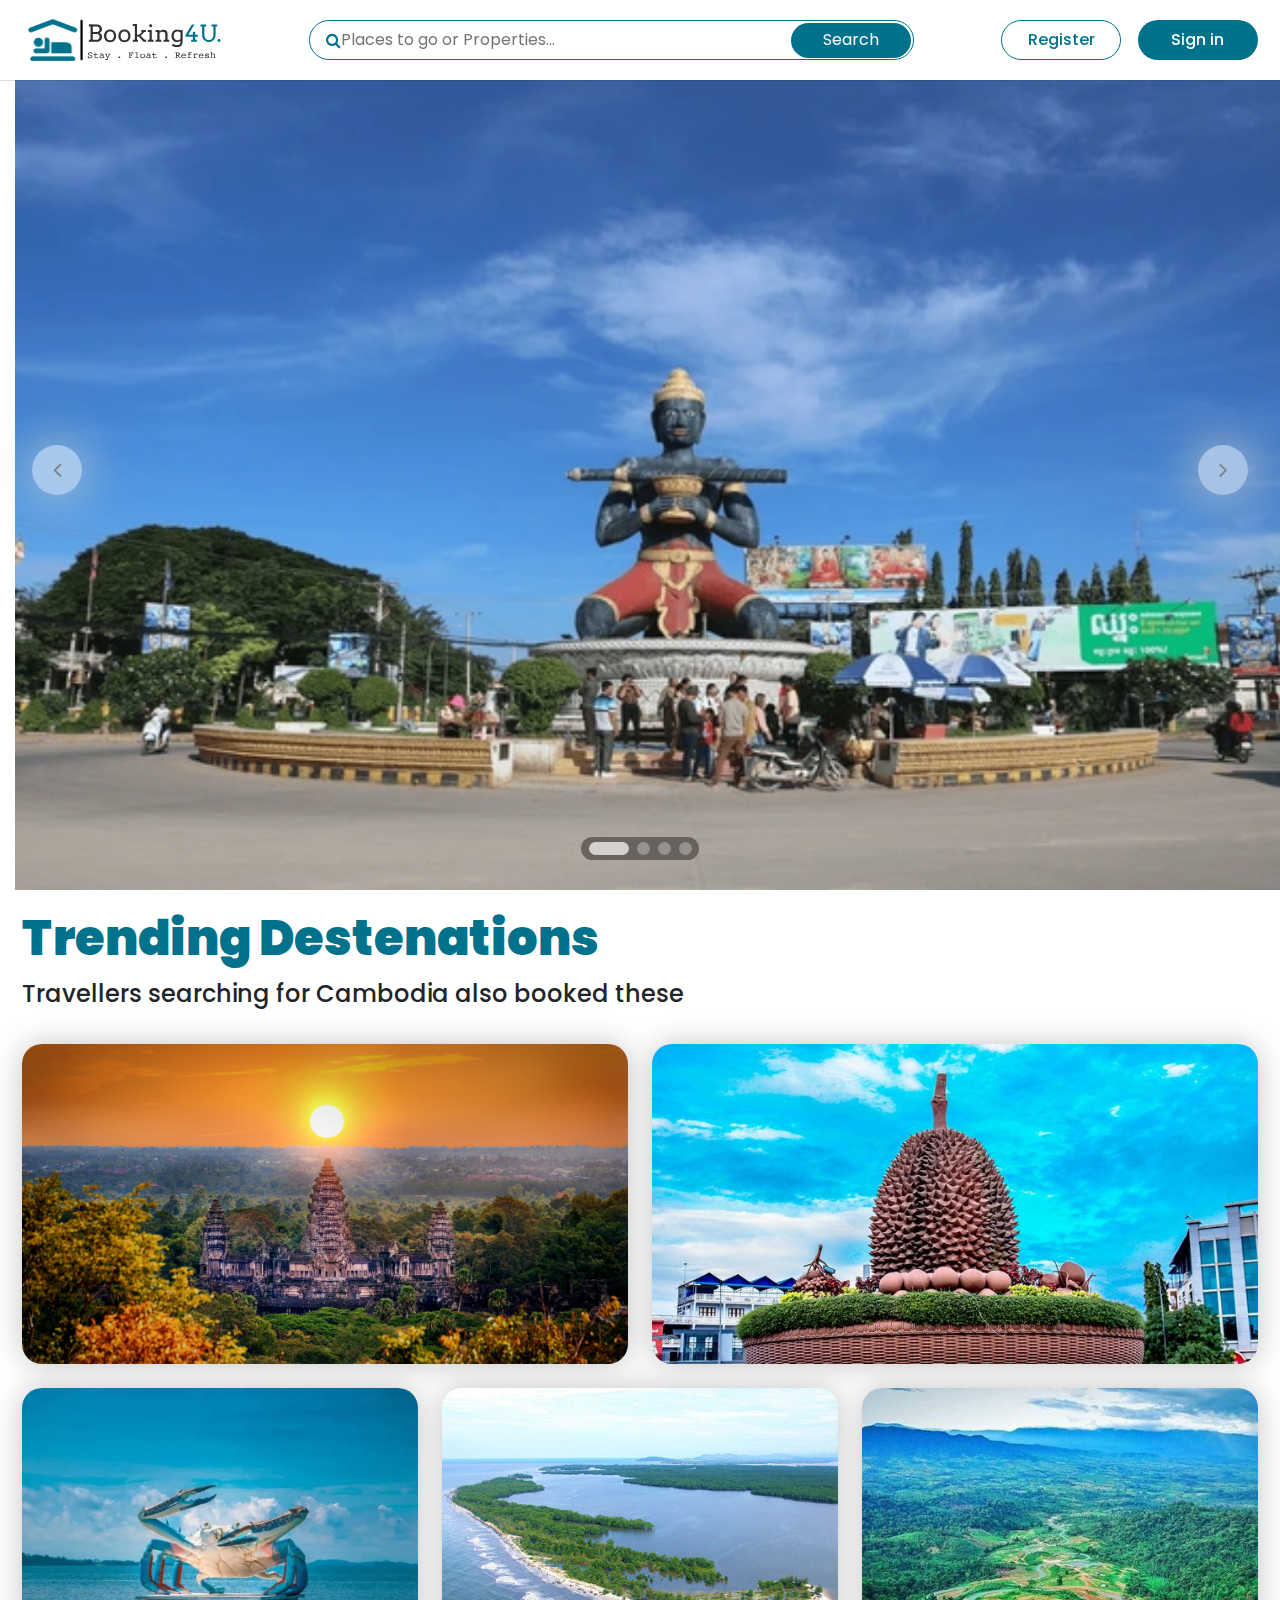
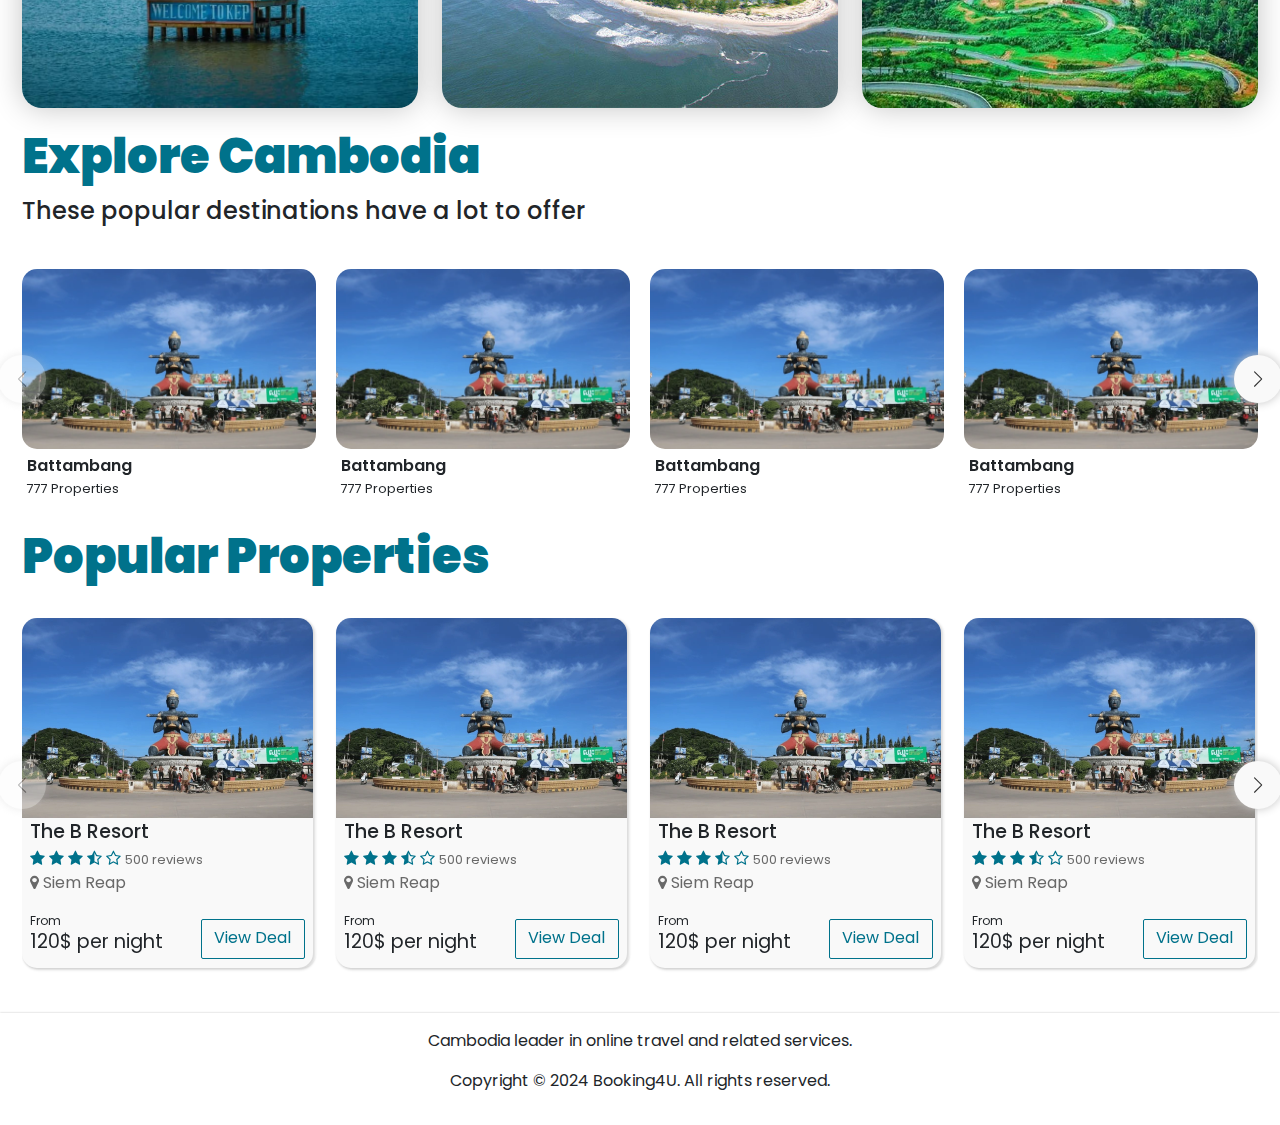
<file: index.html>
<!DOCTYPE html>
<html lang="en">
  <head>
    <meta charset="UTF-8" />
    <meta http-equiv="X-UA-Compatible" content="IE=edge" />
    <meta name="viewport" content="width=device-width, initial-scale=1.0" />
    <title>Booking4U</title>
    <link rel="shortcut icon" href="images/icon.svg" type="image/x-icon">
    <link rel="stylesheet" href="css/font-awesome.css" type="text/css">
    <link rel="stylesheet" href="css/swiper-bundle.min.css" type="text/css">
    <link rel="stylesheet" href="css/bootstrap-icon.css" type="text/css">
    <link rel="stylesheet" href="css/bootstrap.min.css" type="text/css">
    <link rel="stylesheet" href="css/styles.css" type="text/css">
  </head>
  <body>
    <!-- ********* Header Section Start ******** -->
    <section class="header">
        <header class="container">
          <div class="logo">
            <a href="index.html"><img src="images/logo.svg" alt="Booking4U"></a>
          </div>
          <div class="search-bar">
            <i class="fa fa-search"></i>
            <input type="text" name="search" id="search" placeholder="Places to go or Properties...">
            <button class="btn-search">Search</button>
          </div>
          <div class="button-container">
            <button class="btn btn-primary btn-register">Register</button>
            <button class="btn btn-secondary btn-signin">Sign in</button>
          </div>
        </header>
    </section>
    <!-- ********* Header Section End ******** -->
    
    <!-- ********* Slide Section Start ******** -->
    <section class="slide-container">
      <div class="container-fluid img-wrapper">
        <img src="images/battambang-province.webp" class="active" />
        <img src="images/pursat-province.jpeg" />
        <img src="images/kep-province.jpeg" />
        <img src="images/kep-province.jpeg" />
      </div>
      <div class="btn-container">
        <button class="prev"><i class="fa fa-angle-left"></i></button>
        <button class="next"><i class="fa fa-angle-right"></i></button>
      </div>
      <div class="dots-container">
        <div class="dot active" attr="0"></div>
        <div class="dot" attr="1"></div>
        <div class="dot" attr="2"></div>
        <div class="dot" attr="3"></div>
      </div>
    </section>
    <!-- ********* Slide Section End ******** -->
    
    <!-- ********* Trending Section Start ******** -->
    <section class="trending-destinations">
      <div class="container">
        <div class="heading">
          <h1>Trending Destenations</h1>
          <p>Travellers searching for Cambodia also booked these</p>
        </div>
        <div class="trending-container">
          <div class="trending-items">
            <span class="province">Siem Reap</span>
            <a href="properties.html"><img src="images/siemreap-province.jpeg" alt="siemreap-province"></a>
          </div>
          <div class="trending-items">
            <span class="province">Kompot</span>
            <a href=""><img src="images/kompot-province.jpeg" alt="kompot-province"></a>
          </div>
          <div class="trending-items">
            <span class="province">Kep</span>
            <a href=""><img src="images/kep-province.jpeg" alt="kep-province"></a>
          </div>
          <div class="trending-items">
            <span class="province">Koh Kong</span>
            <a href=""><img src="images/kohkong-province.jpeg" alt="kohkong-province"></a>
          </div>
          <div class="trending-items">
            <span class="province">Pursat</span>
            <a href=""><img src="images/pursat-province.jpeg" alt="pursat-province"></a>
          </div>
          <!-- <div class="trending-items">
            <span class="province">Battambang</span>
            <a href=""><img src="images/battambang-province.webp" alt="battambang-province"></a>
          </div> -->
        </div>
      </div>
    </section>
    <!-- ********* Trending Section End ******** -->

    <!-- ********* Explore Cambodia Section Start ******** -->
    <section class="explore-cambodia">
      <div class="container">
        <div class="heading">
          <h1>Explore Cambodia</h1>
          <p>These popular destinations have a lot to offer</p>
        </div>
        <div class="swiper-container">
          <div class="box mySwiper">
            <div class="content swiper-wrapper">    
              <div class="card swiper-slide">
                <div class="card-content">
                  <div class="image">
                    <img src="images/battambang-province.webp" alt="">
                  </div>
                  <div class="destenation-property">
                    <p class="destenation">Battambang</p>
                    <p class="property">777 Properties</p>
                  </div>
                </div>
              </div>          
              <div class="card swiper-slide">
                <div class="card-content">
                  <div class="image">
                    <img src="images/battambang-province.webp" alt="">
                  </div>
                  <div class="destenation-property">
                    <p class="destenation">Battambang</p>
                    <p class="property">777 Properties</p>
                  </div>
                </div>
              </div>          
              <div class="card swiper-slide">
                <div class="card-content">
                  <div class="image">
                    <img src="images/battambang-province.webp" alt="">
                  </div>
                  <div class="destenation-property">
                    <p class="destenation">Battambang</p>
                    <p class="property">777 Properties</p>
                  </div>
                </div>
              </div>          
              <div class="card swiper-slide">
                <div class="card-content">
                  <div class="image">
                    <img src="images/battambang-province.webp" alt="">
                  </div>
                  <div class="destenation-property">
                    <p class="destenation">Battambang</p>
                    <p class="property">777 Properties</p>
                  </div>
                </div>
              </div>          
              <div class="card swiper-slide">
                <div class="card-content">
                  <div class="image">
                    <img src="images/battambang-province.webp" alt="">
                  </div>
                  <div class="destenation-property">
                    <p class="destenation">Battambang</p>
                    <p class="property">777 Properties</p>
                  </div>
                </div>
              </div>          
              <div class="card swiper-slide">
                <div class="card-content">
                  <div class="image">
                    <img src="images/battambang-province.webp" alt="">
                  </div>
                  <div class="destenation-property">
                    <p class="destenation">Battambang</p>
                    <p class="property">777 Properties</p>
                  </div>
                </div>
              </div>          
              <div class="card swiper-slide">
                <div class="card-content">
                  <div class="image">
                    <img src="images/battambang-province.webp" alt="">
                  </div>
                  <div class="destenation-property">
                    <p class="destenation">Battambang</p>
                    <p class="property">777 Properties</p>
                  </div>
                </div>
              </div>          
              <div class="card swiper-slide">
                <div class="card-content">
                  <div class="image">
                    <img src="images/battambang-province.webp" alt="">
                  </div>
                  <div class="destenation-property">
                    <p class="destenation">Battambang</p>
                    <p class="property">777 Properties</p>
                  </div>
                </div>
              </div>          
              <div class="card swiper-slide">
                <div class="card-content">
                  <div class="image">
                    <img src="images/battambang-province.webp" alt="">
                  </div>
                  <div class="destenation-property">
                    <p class="destenation">Battambang</p>
                    <p class="property">777 Properties</p>
                  </div>
                </div>
              </div>          
              <div class="card swiper-slide">
                <div class="card-content">
                  <div class="image">
                    <img src="images/battambang-province.webp" alt="">
                  </div>
                  <div class="destenation-property">
                    <p class="destenation">Battambang</p>
                    <p class="property">777 Properties</p>
                  </div>
                </div>
              </div>          
              <div class="card swiper-slide">
                <div class="card-content">
                  <div class="image">
                    <img src="images/battambang-province.webp" alt="">
                  </div>
                  <div class="destenation-property">
                    <p class="destenation">Battambang</p>
                    <p class="property">777 Properties</p>
                  </div>
                </div>
              </div>                    
            </div>
            <div class="swiper-button-next"></div>
            <div class="swiper-button-prev"></div>
          </div>
        </div>
      </div>
    </section>
    <!-- ********* Explore Cambodia Section End ******** -->
        
    <!-- ********* Popular Section Start ******** -->
    <section class="popular-properties">
      <div class="container">
        <div class="heading">
          <h1>Popular Properties</h1>
        </div>
        <div class="swiper-container">
          <div class="box mySwiper">
            <div class="content swiper-wrapper">        
              <div class="items swiper-slide">
                <div class="items-content">
                  <div class="image">
                    <img src="images/battambang-province.webp" alt="">
                  </div>
                  <div class="text">
                    <div class="property-name">
                      The B Resort
                    </div>
                    <div class="rating">
                      <i class="fa fa-star" aria-hidden="true"></i>
                      <i class="fa fa-star" aria-hidden="true"></i>
                      <i class="fa fa-star" aria-hidden="true"></i>
                      <i class="fa fa-star-half-empty" aria-hidden="true"></i>
                      <i class="fa fa-star-o" aria-hidden="true"></i>
                      <span class="reviews">500 reviews</span>
                    </div>
                    <div class="location">
                      <i class="fa fa-map-marker" aria-hidden="true"></i>
                      <span>Siem Reap</span>
                    </div>
                  </div>
                  <div class="bottom">
                    <div class="price">
                      <p class="from">From</p>
                      <p>120$ per night</p>
                    </div>
                    <button class="btn-viewDeal">View Deal</button>
                  </div>
                </div>
              </div>          
              <div class="items swiper-slide">
                <div class="items-content">
                  <div class="image">
                    <img src="images/battambang-province.webp" alt="">
                  </div>
                  <div class="text">
                    <div class="property-name">
                      The B Resort
                    </div>
                    <div class="rating">
                      <i class="fa fa-star" aria-hidden="true"></i>
                      <i class="fa fa-star" aria-hidden="true"></i>
                      <i class="fa fa-star" aria-hidden="true"></i>
                      <i class="fa fa-star-half-empty" aria-hidden="true"></i>
                      <i class="fa fa-star-o" aria-hidden="true"></i>
                      <span class="reviews">500 reviews</span>
                    </div>
                    <div class="location">
                      <i class="fa fa-map-marker" aria-hidden="true"></i>
                      <span>Siem Reap</span>
                    </div>
                  </div>
                  <div class="bottom">
                    <div class="price">
                      <p class="from">From</p>
                      <p>120$ per night</p>
                    </div>
                    <button class="btn-viewDeal">View Deal</button>
                  </div>
                </div>
              </div>          
              <div class="items swiper-slide">
                <div class="items-content">
                  <div class="image">
                    <img src="images/battambang-province.webp" alt="">
                  </div>
                  <div class="text">
                    <div class="property-name">
                      The B Resort
                    </div>
                    <div class="rating">
                      <i class="fa fa-star" aria-hidden="true"></i>
                      <i class="fa fa-star" aria-hidden="true"></i>
                      <i class="fa fa-star" aria-hidden="true"></i>
                      <i class="fa fa-star-half-empty" aria-hidden="true"></i>
                      <i class="fa fa-star-o" aria-hidden="true"></i>
                      <span class="reviews">500 reviews</span>
                    </div>
                    <div class="location">
                      <i class="fa fa-map-marker" aria-hidden="true"></i>
                      <span>Siem Reap</span>
                    </div>
                  </div>
                  <div class="bottom">
                    <div class="price">
                      <p class="from">From</p>
                      <p>120$ per night</p>
                    </div>
                    <button class="btn-viewDeal">View Deal</button>
                  </div>
                </div>
              </div>          
              <div class="items swiper-slide">
                <div class="items-content">
                  <div class="image">
                    <img src="images/battambang-province.webp" alt="">
                  </div>
                  <div class="text">
                    <div class="property-name">
                      The B Resort
                    </div>
                    <div class="rating">
                      <i class="fa fa-star" aria-hidden="true"></i>
                      <i class="fa fa-star" aria-hidden="true"></i>
                      <i class="fa fa-star" aria-hidden="true"></i>
                      <i class="fa fa-star-half-empty" aria-hidden="true"></i>
                      <i class="fa fa-star-o" aria-hidden="true"></i>
                      <span class="reviews">500 reviews</span>
                    </div>
                    <div class="location">
                      <i class="fa fa-map-marker" aria-hidden="true"></i>
                      <span>Siem Reap</span>
                    </div>
                  </div>
                  <div class="bottom">
                    <div class="price">
                      <p class="from">From</p>
                      <p>120$ per night</p>
                    </div>
                    <button class="btn-viewDeal">View Deal</button>
                  </div>
                </div>
              </div>          
              <div class="items swiper-slide">
                <div class="items-content">
                  <div class="image">
                    <img src="images/battambang-province.webp" alt="">
                  </div>
                  <div class="text">
                    <div class="property-name">
                      The B Resort
                    </div>
                    <div class="rating">
                      <i class="fa fa-star" aria-hidden="true"></i>
                      <i class="fa fa-star" aria-hidden="true"></i>
                      <i class="fa fa-star" aria-hidden="true"></i>
                      <i class="fa fa-star-half-empty" aria-hidden="true"></i>
                      <i class="fa fa-star-o" aria-hidden="true"></i>
                      <span class="reviews">500 reviews</span>
                    </div>
                    <div class="location">
                      <i class="fa fa-map-marker" aria-hidden="true"></i>
                      <span>Siem Reap</span>
                    </div>
                  </div>
                  <div class="bottom">
                    <div class="price">
                      <p class="from">From</p>
                      <p>120$ per night</p>
                    </div>
                    <button class="btn-viewDeal">View Deal</button>
                  </div>
                </div>
              </div>          
              <div class="items swiper-slide">
                <div class="items-content">
                  <div class="image">
                    <img src="images/battambang-province.webp" alt="">
                  </div>
                  <div class="text">
                    <div class="property-name">
                      The B Resort
                    </div>
                    <div class="rating">
                      <i class="fa fa-star" aria-hidden="true"></i>
                      <i class="fa fa-star" aria-hidden="true"></i>
                      <i class="fa fa-star" aria-hidden="true"></i>
                      <i class="fa fa-star-half-empty" aria-hidden="true"></i>
                      <i class="fa fa-star-o" aria-hidden="true"></i>
                      <span class="reviews">500 reviews</span>
                    </div>
                    <div class="location">
                      <i class="fa fa-map-marker" aria-hidden="true"></i>
                      <span>Siem Reap</span>
                    </div>
                  </div>
                  <div class="bottom">
                    <div class="price">
                      <p class="from">From</p>
                      <p>120$ per night</p>
                    </div>
                    <button class="btn-viewDeal">View Deal</button>
                  </div>
                </div>
              </div>          
              <div class="items swiper-slide">
                <div class="items-content">
                  <div class="image">
                    <img src="images/battambang-province.webp" alt="">
                  </div>
                  <div class="text">
                    <div class="property-name">
                      The B Resort
                    </div>
                    <div class="rating">
                      <i class="fa fa-star" aria-hidden="true"></i>
                      <i class="fa fa-star" aria-hidden="true"></i>
                      <i class="fa fa-star" aria-hidden="true"></i>
                      <i class="fa fa-star-half-empty" aria-hidden="true"></i>
                      <i class="fa fa-star-o" aria-hidden="true"></i>
                      <span class="reviews">500 reviews</span>
                    </div>
                    <div class="location">
                      <i class="fa fa-map-marker" aria-hidden="true"></i>
                      <span>Siem Reap</span>
                    </div>
                  </div>
                  <div class="bottom">
                    <div class="price">
                      <p class="from">From</p>
                      <p>120$ per night</p>
                    </div>
                    <button class="btn-viewDeal">View Deal</button>
                  </div>
                </div>
              </div>          
              <div class="items swiper-slide">
                <div class="items-content">
                  <div class="image">
                    <img src="images/battambang-province.webp" alt="">
                  </div>
                  <div class="text">
                    <div class="property-name">
                      The B Resort
                    </div>
                    <div class="rating">
                      <i class="fa fa-star" aria-hidden="true"></i>
                      <i class="fa fa-star" aria-hidden="true"></i>
                      <i class="fa fa-star" aria-hidden="true"></i>
                      <i class="fa fa-star-half-empty" aria-hidden="true"></i>
                      <i class="fa fa-star-o" aria-hidden="true"></i>
                      <span class="reviews">500 reviews</span>
                    </div>
                    <div class="location">
                      <i class="fa fa-map-marker" aria-hidden="true"></i>
                      <span>Siem Reap</span>
                    </div>
                  </div>
                  <div class="bottom">
                    <div class="price">
                      <p class="from">From</p>
                      <p>120$ per night</p>
                    </div>
                    <button class="btn-viewDeal">View Deal</button>
                  </div>
                </div>
              </div>          
              <div class="items swiper-slide">
                <div class="items-content">
                  <div class="image">
                    <img src="images/battambang-province.webp" alt="">
                  </div>
                  <div class="text">
                    <div class="property-name">
                      The B Resort
                    </div>
                    <div class="rating">
                      <i class="fa fa-star" aria-hidden="true"></i>
                      <i class="fa fa-star" aria-hidden="true"></i>
                      <i class="fa fa-star" aria-hidden="true"></i>
                      <i class="fa fa-star-half-empty" aria-hidden="true"></i>
                      <i class="fa fa-star-o" aria-hidden="true"></i>
                      <span class="reviews">500 reviews</span>
                    </div>
                    <div class="location">
                      <i class="fa fa-map-marker" aria-hidden="true"></i>
                      <span>Siem Reap</span>
                    </div>
                  </div>
                  <div class="bottom">
                    <div class="price">
                      <p class="from">From</p>
                      <p>120$ per night</p>
                    </div>
                    <button class="btn-viewDeal">View Deal</button>
                  </div>
                </div>
              </div>          
              <div class="items swiper-slide">
                <div class="items-content">
                  <div class="image">
                    <img src="images/battambang-province.webp" alt="">
                  </div>
                  <div class="text">
                    <div class="property-name">
                      The B Resort
                    </div>
                    <div class="rating">
                      <i class="fa fa-star" aria-hidden="true"></i>
                      <i class="fa fa-star" aria-hidden="true"></i>
                      <i class="fa fa-star" aria-hidden="true"></i>
                      <i class="fa fa-star-half-empty" aria-hidden="true"></i>
                      <i class="fa fa-star-o" aria-hidden="true"></i>
                      <span class="reviews">500 reviews</span>
                    </div>
                    <div class="location">
                      <i class="fa fa-map-marker" aria-hidden="true"></i>
                      <span>Siem Reap</span>
                    </div>
                  </div>
                  <div class="bottom">
                    <div class="price">
                      <p class="from">From</p>
                      <p>120$ per night</p>
                    </div>
                    <button class="btn-viewDeal">View Deal</button>
                  </div>
                </div>
              </div>          
              <div class="items swiper-slide">
                <div class="items-content">
                  <div class="image">
                    <img src="images/battambang-province.webp" alt="">
                  </div>
                  <div class="text">
                    <div class="property-name">
                      The B Resort
                    </div>
                    <div class="rating">
                      <i class="fa fa-star" aria-hidden="true"></i>
                      <i class="fa fa-star" aria-hidden="true"></i>
                      <i class="fa fa-star" aria-hidden="true"></i>
                      <i class="fa fa-star-half-empty" aria-hidden="true"></i>
                      <i class="fa fa-star-o" aria-hidden="true"></i>
                      <span class="reviews">500 reviews</span>
                    </div>
                    <div class="location">
                      <i class="fa fa-map-marker" aria-hidden="true"></i>
                      <span>Siem Reap</span>
                    </div>
                  </div>
                  <div class="bottom">
                    <div class="price">
                      <p class="from">From</p>
                      <p>120$ per night</p>
                    </div>
                    <button class="btn-viewDeal">View Deal</button>
                  </div>
                </div>
              </div>          
          
                          
            </div>
            <div class="swiper-button-next"></div>
            <div class="swiper-button-prev"></div>
          </div>
        </div>
      </div>
    </section>
    <!-- ********* Popular Section End ******** -->

    <!-- ********* Footer Section Start ******** -->    
    <footer class="footer">
      <p>Cambodia leader in online travel and related services.</p>
      <p>Copyright © 2024 Booking4U. All rights reserved.</p>
    </footer>
    <!-- ********* Footer Section End ******** -->

    <script src="js/bootstrap.min.js" type="text/javascript"></script>
    <script src="js/swiper-bundle.min.js" type="text/javascript"></script>
    <script src="js/script.js" type="text/javascript"></script>
    <script src="js/swiper-slide.js" type="text/javascript"></script>

  </body>
</html>
</file>
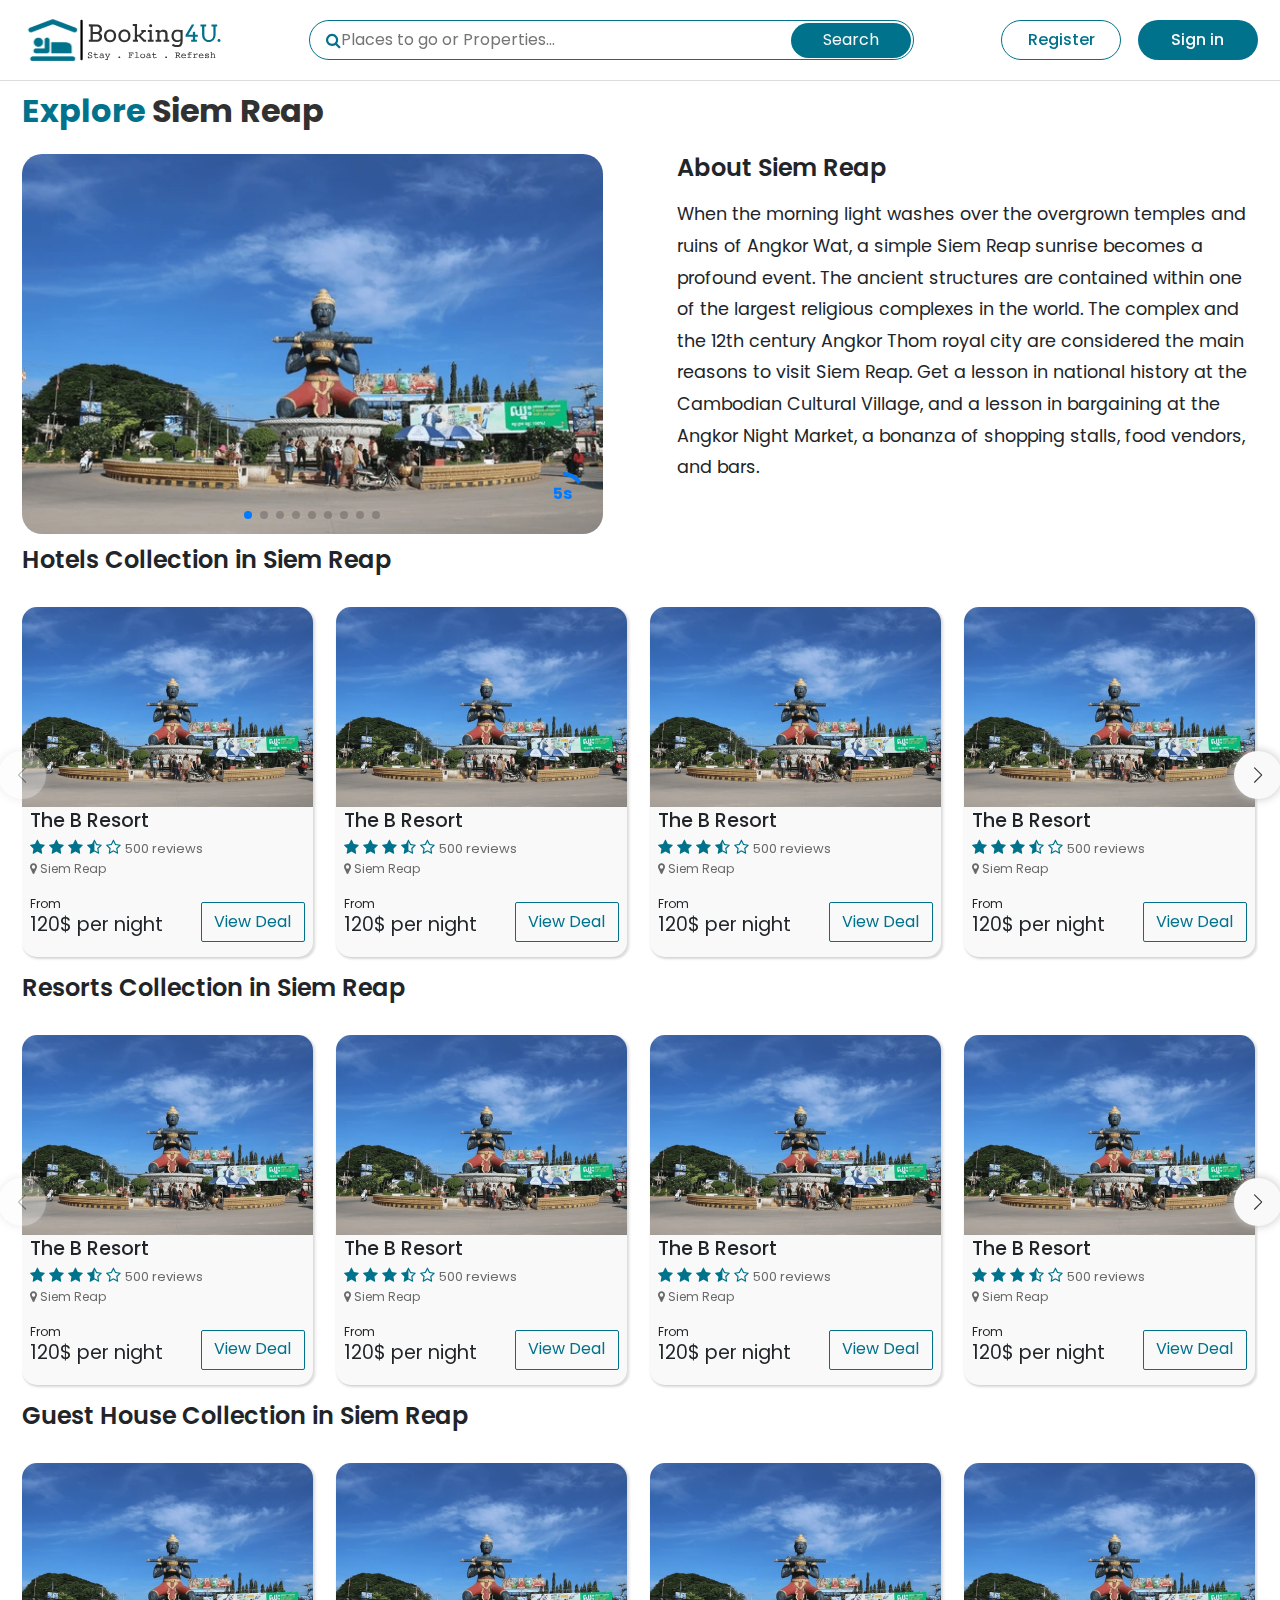
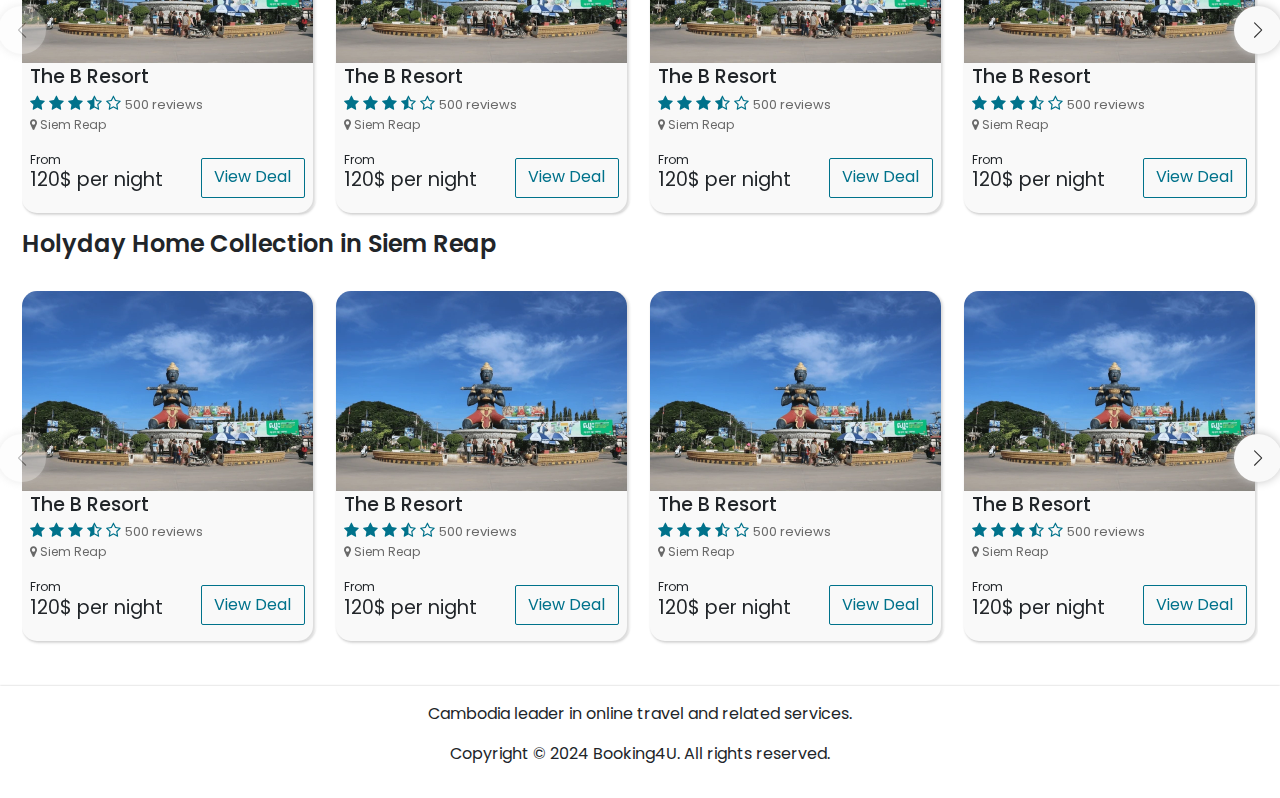
<file: properties.html>
<!DOCTYPE html>
<html lang="en">
<head>
    <meta charset="UTF-8">
    <meta name="viewport" content="width=device-width, initial-scale=1.0">
    <title>Booking4U</title>
    <link rel="shortcut icon" href="images/icon.svg" type="image/x-icon">
    <link rel="stylesheet" href="css/font-awesome.css" type="text/css">
    <link rel="stylesheet" href="css/swiper-bundle.min.css" type="text/css">
    <link rel="stylesheet" href="css/bootstrap-icon.css" type="text/css">
    <link rel="stylesheet" href="css/bootstrap.min.css" type="text/css">
    <link rel="stylesheet" href="css/properties.css" type="text/css">
    <link rel="stylesheet" href="css/styles.css" type="text/css">
</head>
<body>
    <!-- ********* Header Section Start ******** -->
    <section class="header">
        <header class="container">
            <div class="logo">
                <a href="index.html"><img src="images/logo.svg" alt="Booking4U"></a>
            </div>
            <div class="search-bar">
                <i class="fa fa-search"></i>
                <input type="text" name="search" id="search" placeholder="Places to go or Properties...">
                <button class="btn-search">Search</button>
            </div>
            <div class="button-container">
                <button class="btn btn-primary btn-register">Register</button>
                <button class="btn btn-secondary btn-signin">Sign in</button>
            </div>
        </header>
    </section>
    <!-- ********* Header Section End ******** -->
    
    <!-- ********* About Province Section Start ******** -->
    <section class="about-province">
      <div class="container">
        <h1 class="heading">
          Explore <span>Siem Reap</span>
        </h1>
        <div class="content">
            <div class="slide-pictures">
                <!-- Swiper -->
                <div class="swiper mySwiper01">
                    <div class="swiper-wrapper">
                    <div class="swiper-slide">
                      <img src="images/battambang-province.webp" alt="">
                    </div>
                    <div class="swiper-slide">
                      <img src="images/iphone.jpg" alt="">
                    </div>
                    <div class="swiper-slide">
                      <img src="images/iphone.jpg" alt="">
                    </div>
                    <div class="swiper-slide">
                      <img src="images/iphone.jpg" alt="">
                    </div>
                    <div class="swiper-slide">
                      <img src="images/iphone.jpg" alt="">
                    </div>
                    <div class="swiper-slide">
                      <img src="images/iphone.jpg" alt="">
                    </div>
                    <div class="swiper-slide">
                      <img src="images/iphone.jpg" alt="">
                    </div>
                    <div class="swiper-slide">
                      <img src="images/iphone.jpg" alt="">
                    </div>
                    <div class="swiper-slide">
                      <img src="images/iphone.jpg" alt="">
                    </div>
                    
                    </div>
                    <!-- <div class="swiper-button-next"></div> -->
                    <!-- <div class="swiper-button-prev"></div> -->
                    <div class="swiper-pagination"></div>
                    <div class="autoplay-progress">
                    <svg viewBox="0 0 48 48">
                        <circle cx="24" cy="24" r="20"></circle>
                    </svg>
                    <span></span>
                    </div>
                </div>
            </div>
            <div class="textBox">
                <h4 class="title">About Siem Reap</h4>
                <p class="text">
                    When the morning light washes over the overgrown temples
                    and ruins of Angkor Wat, a simple Siem Reap sunrise becomes a
                    profound event. The ancient structures are contained within one 
                    of the largest religious complexes in the world. The complex and 
                    the 12th century Angkor Thom royal city are considered the main 
                    reasons to visit Siem Reap. Get a lesson in national history at the 
                    Cambodian Cultural Village, and a lesson in bargaining at the 
                    Angkor Night Market, a bonanza of shopping stalls, food vendors, 
                    and bars.
                </p>
            </div>
        </div>
      </div>
    </section>
    <!-- ********* About Province Section End ******** -->

    <!-- Hotel Section Start-->
    <section class="hotel-container">
        <div class="container">
          <h2 class="properties-type">Hotels Collection in <span class="province-name">Siem Reap</span></h2>
        <div class="swiper-container">
          <div class="box mySwiper">
            <div class="content swiper-wrapper">        
              <div class="items swiper-slide">
                <div class="items-content">
                  <div class="image">
                    <img src="images/battambang-province.webp" alt="">
                  </div>
                  <div class="text">
                    <div class="property-name">
                      The B Resort
                    </div>
                    <div class="rating">
                      <i class="fa fa-star" aria-hidden="true"></i>
                      <i class="fa fa-star" aria-hidden="true"></i>
                      <i class="fa fa-star" aria-hidden="true"></i>
                      <i class="fa fa-star-half-empty" aria-hidden="true"></i>
                      <i class="fa fa-star-o" aria-hidden="true"></i>
                      <span class="reviews">500 reviews</span>
                    </div>
                    <div class="location">
                      <i class="fa fa-map-marker" aria-hidden="true"></i>
                      <span>Siem Reap</span>
                    </div>
                  </div>
                  <div class="bottom">
                    <div class="price">
                      <p class="from">From</p>
                      <p>120$ per night</p>
                    </div>
                    <button class="btn-viewDeal">View Deal</button>
                  </div>
                </div>
              </div>          
              <div class="items swiper-slide">
                <div class="items-content">
                  <div class="image">
                    <img src="images/battambang-province.webp" alt="">
                  </div>
                  <div class="text">
                    <div class="property-name">
                      The B Resort
                    </div>
                    <div class="rating">
                      <i class="fa fa-star" aria-hidden="true"></i>
                      <i class="fa fa-star" aria-hidden="true"></i>
                      <i class="fa fa-star" aria-hidden="true"></i>
                      <i class="fa fa-star-half-empty" aria-hidden="true"></i>
                      <i class="fa fa-star-o" aria-hidden="true"></i>
                      <span class="reviews">500 reviews</span>
                    </div>
                    <div class="location">
                      <i class="fa fa-map-marker" aria-hidden="true"></i>
                      <span>Siem Reap</span>
                    </div>
                  </div>
                  <div class="bottom">
                    <div class="price">
                      <p class="from">From</p>
                      <p>120$ per night</p>
                    </div>
                    <button class="btn-viewDeal">View Deal</button>
                  </div>
                </div>
              </div>          
              <div class="items swiper-slide">
                <div class="items-content">
                  <div class="image">
                    <img src="images/battambang-province.webp" alt="">
                  </div>
                  <div class="text">
                    <div class="property-name">
                      The B Resort
                    </div>
                    <div class="rating">
                      <i class="fa fa-star" aria-hidden="true"></i>
                      <i class="fa fa-star" aria-hidden="true"></i>
                      <i class="fa fa-star" aria-hidden="true"></i>
                      <i class="fa fa-star-half-empty" aria-hidden="true"></i>
                      <i class="fa fa-star-o" aria-hidden="true"></i>
                      <span class="reviews">500 reviews</span>
                    </div>
                    <div class="location">
                      <i class="fa fa-map-marker" aria-hidden="true"></i>
                      <span>Siem Reap</span>
                    </div>
                  </div>
                  <div class="bottom">
                    <div class="price">
                      <p class="from">From</p>
                      <p>120$ per night</p>
                    </div>
                    <button class="btn-viewDeal">View Deal</button>
                  </div>
                </div>
              </div>          
              <div class="items swiper-slide">
                <div class="items-content">
                  <div class="image">
                    <img src="images/battambang-province.webp" alt="">
                  </div>
                  <div class="text">
                    <div class="property-name">
                      The B Resort
                    </div>
                    <div class="rating">
                      <i class="fa fa-star" aria-hidden="true"></i>
                      <i class="fa fa-star" aria-hidden="true"></i>
                      <i class="fa fa-star" aria-hidden="true"></i>
                      <i class="fa fa-star-half-empty" aria-hidden="true"></i>
                      <i class="fa fa-star-o" aria-hidden="true"></i>
                      <span class="reviews">500 reviews</span>
                    </div>
                    <div class="location">
                      <i class="fa fa-map-marker" aria-hidden="true"></i>
                      <span>Siem Reap</span>
                    </div>
                  </div>
                  <div class="bottom">
                    <div class="price">
                      <p class="from">From</p>
                      <p>120$ per night</p>
                    </div>
                    <button class="btn-viewDeal">View Deal</button>
                  </div>
                </div>
              </div>          
              <div class="items swiper-slide">
                <div class="items-content">
                  <div class="image">
                    <img src="images/battambang-province.webp" alt="">
                  </div>
                  <div class="text">
                    <div class="property-name">
                      The B Resort
                    </div>
                    <div class="rating">
                      <i class="fa fa-star" aria-hidden="true"></i>
                      <i class="fa fa-star" aria-hidden="true"></i>
                      <i class="fa fa-star" aria-hidden="true"></i>
                      <i class="fa fa-star-half-empty" aria-hidden="true"></i>
                      <i class="fa fa-star-o" aria-hidden="true"></i>
                      <span class="reviews">500 reviews</span>
                    </div>
                    <div class="location">
                      <i class="fa fa-map-marker" aria-hidden="true"></i>
                      <span>Siem Reap</span>
                    </div>
                  </div>
                  <div class="bottom">
                    <div class="price">
                      <p class="from">From</p>
                      <p>120$ per night</p>
                    </div>
                    <button class="btn-viewDeal">View Deal</button>
                  </div>
                </div>
              </div>          
              <div class="items swiper-slide">
                <div class="items-content">
                  <div class="image">
                    <img src="images/battambang-province.webp" alt="">
                  </div>
                  <div class="text">
                    <div class="property-name">
                      The B Resort
                    </div>
                    <div class="rating">
                      <i class="fa fa-star" aria-hidden="true"></i>
                      <i class="fa fa-star" aria-hidden="true"></i>
                      <i class="fa fa-star" aria-hidden="true"></i>
                      <i class="fa fa-star-half-empty" aria-hidden="true"></i>
                      <i class="fa fa-star-o" aria-hidden="true"></i>
                      <span class="reviews">500 reviews</span>
                    </div>
                    <div class="location">
                      <i class="fa fa-map-marker" aria-hidden="true"></i>
                      <span>Siem Reap</span>
                    </div>
                  </div>
                  <div class="bottom">
                    <div class="price">
                      <p class="from">From</p>
                      <p>120$ per night</p>
                    </div>
                    <button class="btn-viewDeal">View Deal</button>
                  </div>
                </div>
              </div>          
              <div class="items swiper-slide">
                <div class="items-content">
                  <div class="image">
                    <img src="images/battambang-province.webp" alt="">
                  </div>
                  <div class="text">
                    <div class="property-name">
                      The B Resort
                    </div>
                    <div class="rating">
                      <i class="fa fa-star" aria-hidden="true"></i>
                      <i class="fa fa-star" aria-hidden="true"></i>
                      <i class="fa fa-star" aria-hidden="true"></i>
                      <i class="fa fa-star-half-empty" aria-hidden="true"></i>
                      <i class="fa fa-star-o" aria-hidden="true"></i>
                      <span class="reviews">500 reviews</span>
                    </div>
                    <div class="location">
                      <i class="fa fa-map-marker" aria-hidden="true"></i>
                      <span>Siem Reap</span>
                    </div>
                  </div>
                  <div class="bottom">
                    <div class="price">
                      <p class="from">From</p>
                      <p>120$ per night</p>
                    </div>
                    <button class="btn-viewDeal">View Deal</button>
                  </div>
                </div>
              </div>          
              <div class="items swiper-slide">
                <div class="items-content">
                  <div class="image">
                    <img src="images/battambang-province.webp" alt="">
                  </div>
                  <div class="text">
                    <div class="property-name">
                      The B Resort
                    </div>
                    <div class="rating">
                      <i class="fa fa-star" aria-hidden="true"></i>
                      <i class="fa fa-star" aria-hidden="true"></i>
                      <i class="fa fa-star" aria-hidden="true"></i>
                      <i class="fa fa-star-half-empty" aria-hidden="true"></i>
                      <i class="fa fa-star-o" aria-hidden="true"></i>
                      <span class="reviews">500 reviews</span>
                    </div>
                    <div class="location">
                      <i class="fa fa-map-marker" aria-hidden="true"></i>
                      <span>Siem Reap</span>
                    </div>
                  </div>
                  <div class="bottom">
                    <div class="price">
                      <p class="from">From</p>
                      <p>120$ per night</p>
                    </div>
                    <button class="btn-viewDeal">View Deal</button>
                  </div>
                </div>
              </div>          
              <div class="items swiper-slide">
                <div class="items-content">
                  <div class="image">
                    <img src="images/battambang-province.webp" alt="">
                  </div>
                  <div class="text">
                    <div class="property-name">
                      The B Resort
                    </div>
                    <div class="rating">
                      <i class="fa fa-star" aria-hidden="true"></i>
                      <i class="fa fa-star" aria-hidden="true"></i>
                      <i class="fa fa-star" aria-hidden="true"></i>
                      <i class="fa fa-star-half-empty" aria-hidden="true"></i>
                      <i class="fa fa-star-o" aria-hidden="true"></i>
                      <span class="reviews">500 reviews</span>
                    </div>
                    <div class="location">
                      <i class="fa fa-map-marker" aria-hidden="true"></i>
                      <span>Siem Reap</span>
                    </div>
                  </div>
                  <div class="bottom">
                    <div class="price">
                      <p class="from">From</p>
                      <p>120$ per night</p>
                    </div>
                    <button class="btn-viewDeal">View Deal</button>
                  </div>
                </div>
              </div>          
              <div class="items swiper-slide">
                <div class="items-content">
                  <div class="image">
                    <img src="images/battambang-province.webp" alt="">
                  </div>
                  <div class="text">
                    <div class="property-name">
                      The B Resort
                    </div>
                    <div class="rating">
                      <i class="fa fa-star" aria-hidden="true"></i>
                      <i class="fa fa-star" aria-hidden="true"></i>
                      <i class="fa fa-star" aria-hidden="true"></i>
                      <i class="fa fa-star-half-empty" aria-hidden="true"></i>
                      <i class="fa fa-star-o" aria-hidden="true"></i>
                      <span class="reviews">500 reviews</span>
                    </div>
                    <div class="location">
                      <i class="fa fa-map-marker" aria-hidden="true"></i>
                      <span>Siem Reap</span>
                    </div>
                  </div>
                  <div class="bottom">
                    <div class="price">
                      <p class="from">From</p>
                      <p>120$ per night</p>
                    </div>
                    <button class="btn-viewDeal">View Deal</button>
                  </div>
                </div>
              </div>          
              <div class="items swiper-slide">
                <div class="items-content">
                  <div class="image">
                    <img src="images/battambang-province.webp" alt="">
                  </div>
                  <div class="text">
                    <div class="property-name">
                      The B Resort
                    </div>
                    <div class="rating">
                      <i class="fa fa-star" aria-hidden="true"></i>
                      <i class="fa fa-star" aria-hidden="true"></i>
                      <i class="fa fa-star" aria-hidden="true"></i>
                      <i class="fa fa-star-half-empty" aria-hidden="true"></i>
                      <i class="fa fa-star-o" aria-hidden="true"></i>
                      <span class="reviews">500 reviews</span>
                    </div>
                    <div class="location">
                      <i class="fa fa-map-marker" aria-hidden="true"></i>
                      <span>Siem Reap</span>
                    </div>
                  </div>
                  <div class="bottom">
                    <div class="price">
                      <p class="from">From</p>
                      <p>120$ per night</p>
                    </div>
                    <button class="btn-viewDeal">View Deal</button>
                  </div>
                </div>
              </div>          
          
                          
            </div>
            <div class="swiper-button-next"></div>
            <div class="swiper-button-prev"></div>
          </div>
        </div>
        </div>
    </section>
    <!-- Hotel Section End-->
    
    <!-- Resort Sectiom Start -->
    <section class="resort-container">
        <div class="container">
          <h2 class="properties-type">Resorts Collection in <span class="province-name">Siem Reap</span></h2>
        <div class="swiper-container">
          <div class="box mySwiper">
            <div class="content swiper-wrapper">        
              <div class="items swiper-slide">
                <div class="items-content">
                  <div class="image">
                    <img src="images/battambang-province.webp" alt="">
                  </div>
                  <div class="text">
                    <div class="property-name">
                      The B Resort
                    </div>
                    <div class="rating">
                      <i class="fa fa-star" aria-hidden="true"></i>
                      <i class="fa fa-star" aria-hidden="true"></i>
                      <i class="fa fa-star" aria-hidden="true"></i>
                      <i class="fa fa-star-half-empty" aria-hidden="true"></i>
                      <i class="fa fa-star-o" aria-hidden="true"></i>
                      <span class="reviews">500 reviews</span>
                    </div>
                    <div class="location">
                      <i class="fa fa-map-marker" aria-hidden="true"></i>
                      <span>Siem Reap</span>
                    </div>
                  </div>
                  <div class="bottom">
                    <div class="price">
                      <p class="from">From</p>
                      <p>120$ per night</p>
                    </div>
                    <button class="btn-viewDeal">View Deal</button>
                  </div>
                </div>
              </div>          
              <div class="items swiper-slide">
                <div class="items-content">
                  <div class="image">
                    <img src="images/battambang-province.webp" alt="">
                  </div>
                  <div class="text">
                    <div class="property-name">
                      The B Resort
                    </div>
                    <div class="rating">
                      <i class="fa fa-star" aria-hidden="true"></i>
                      <i class="fa fa-star" aria-hidden="true"></i>
                      <i class="fa fa-star" aria-hidden="true"></i>
                      <i class="fa fa-star-half-empty" aria-hidden="true"></i>
                      <i class="fa fa-star-o" aria-hidden="true"></i>
                      <span class="reviews">500 reviews</span>
                    </div>
                    <div class="location">
                      <i class="fa fa-map-marker" aria-hidden="true"></i>
                      <span>Siem Reap</span>
                    </div>
                  </div>
                  <div class="bottom">
                    <div class="price">
                      <p class="from">From</p>
                      <p>120$ per night</p>
                    </div>
                    <button class="btn-viewDeal">View Deal</button>
                  </div>
                </div>
              </div>          
              <div class="items swiper-slide">
                <div class="items-content">
                  <div class="image">
                    <img src="images/battambang-province.webp" alt="">
                  </div>
                  <div class="text">
                    <div class="property-name">
                      The B Resort
                    </div>
                    <div class="rating">
                      <i class="fa fa-star" aria-hidden="true"></i>
                      <i class="fa fa-star" aria-hidden="true"></i>
                      <i class="fa fa-star" aria-hidden="true"></i>
                      <i class="fa fa-star-half-empty" aria-hidden="true"></i>
                      <i class="fa fa-star-o" aria-hidden="true"></i>
                      <span class="reviews">500 reviews</span>
                    </div>
                    <div class="location">
                      <i class="fa fa-map-marker" aria-hidden="true"></i>
                      <span>Siem Reap</span>
                    </div>
                  </div>
                  <div class="bottom">
                    <div class="price">
                      <p class="from">From</p>
                      <p>120$ per night</p>
                    </div>
                    <button class="btn-viewDeal">View Deal</button>
                  </div>
                </div>
              </div>          
              <div class="items swiper-slide">
                <div class="items-content">
                  <div class="image">
                    <img src="images/battambang-province.webp" alt="">
                  </div>
                  <div class="text">
                    <div class="property-name">
                      The B Resort
                    </div>
                    <div class="rating">
                      <i class="fa fa-star" aria-hidden="true"></i>
                      <i class="fa fa-star" aria-hidden="true"></i>
                      <i class="fa fa-star" aria-hidden="true"></i>
                      <i class="fa fa-star-half-empty" aria-hidden="true"></i>
                      <i class="fa fa-star-o" aria-hidden="true"></i>
                      <span class="reviews">500 reviews</span>
                    </div>
                    <div class="location">
                      <i class="fa fa-map-marker" aria-hidden="true"></i>
                      <span>Siem Reap</span>
                    </div>
                  </div>
                  <div class="bottom">
                    <div class="price">
                      <p class="from">From</p>
                      <p>120$ per night</p>
                    </div>
                    <button class="btn-viewDeal">View Deal</button>
                  </div>
                </div>
              </div>          
              <div class="items swiper-slide">
                <div class="items-content">
                  <div class="image">
                    <img src="images/battambang-province.webp" alt="">
                  </div>
                  <div class="text">
                    <div class="property-name">
                      The B Resort
                    </div>
                    <div class="rating">
                      <i class="fa fa-star" aria-hidden="true"></i>
                      <i class="fa fa-star" aria-hidden="true"></i>
                      <i class="fa fa-star" aria-hidden="true"></i>
                      <i class="fa fa-star-half-empty" aria-hidden="true"></i>
                      <i class="fa fa-star-o" aria-hidden="true"></i>
                      <span class="reviews">500 reviews</span>
                    </div>
                    <div class="location">
                      <i class="fa fa-map-marker" aria-hidden="true"></i>
                      <span>Siem Reap</span>
                    </div>
                  </div>
                  <div class="bottom">
                    <div class="price">
                      <p class="from">From</p>
                      <p>120$ per night</p>
                    </div>
                    <button class="btn-viewDeal">View Deal</button>
                  </div>
                </div>
              </div>          
              <div class="items swiper-slide">
                <div class="items-content">
                  <div class="image">
                    <img src="images/battambang-province.webp" alt="">
                  </div>
                  <div class="text">
                    <div class="property-name">
                      The B Resort
                    </div>
                    <div class="rating">
                      <i class="fa fa-star" aria-hidden="true"></i>
                      <i class="fa fa-star" aria-hidden="true"></i>
                      <i class="fa fa-star" aria-hidden="true"></i>
                      <i class="fa fa-star-half-empty" aria-hidden="true"></i>
                      <i class="fa fa-star-o" aria-hidden="true"></i>
                      <span class="reviews">500 reviews</span>
                    </div>
                    <div class="location">
                      <i class="fa fa-map-marker" aria-hidden="true"></i>
                      <span>Siem Reap</span>
                    </div>
                  </div>
                  <div class="bottom">
                    <div class="price">
                      <p class="from">From</p>
                      <p>120$ per night</p>
                    </div>
                    <button class="btn-viewDeal">View Deal</button>
                  </div>
                </div>
              </div>          
              <div class="items swiper-slide">
                <div class="items-content">
                  <div class="image">
                    <img src="images/battambang-province.webp" alt="">
                  </div>
                  <div class="text">
                    <div class="property-name">
                      The B Resort
                    </div>
                    <div class="rating">
                      <i class="fa fa-star" aria-hidden="true"></i>
                      <i class="fa fa-star" aria-hidden="true"></i>
                      <i class="fa fa-star" aria-hidden="true"></i>
                      <i class="fa fa-star-half-empty" aria-hidden="true"></i>
                      <i class="fa fa-star-o" aria-hidden="true"></i>
                      <span class="reviews">500 reviews</span>
                    </div>
                    <div class="location">
                      <i class="fa fa-map-marker" aria-hidden="true"></i>
                      <span>Siem Reap</span>
                    </div>
                  </div>
                  <div class="bottom">
                    <div class="price">
                      <p class="from">From</p>
                      <p>120$ per night</p>
                    </div>
                    <button class="btn-viewDeal">View Deal</button>
                  </div>
                </div>
              </div>          
              <div class="items swiper-slide">
                <div class="items-content">
                  <div class="image">
                    <img src="images/battambang-province.webp" alt="">
                  </div>
                  <div class="text">
                    <div class="property-name">
                      The B Resort
                    </div>
                    <div class="rating">
                      <i class="fa fa-star" aria-hidden="true"></i>
                      <i class="fa fa-star" aria-hidden="true"></i>
                      <i class="fa fa-star" aria-hidden="true"></i>
                      <i class="fa fa-star-half-empty" aria-hidden="true"></i>
                      <i class="fa fa-star-o" aria-hidden="true"></i>
                      <span class="reviews">500 reviews</span>
                    </div>
                    <div class="location">
                      <i class="fa fa-map-marker" aria-hidden="true"></i>
                      <span>Siem Reap</span>
                    </div>
                  </div>
                  <div class="bottom">
                    <div class="price">
                      <p class="from">From</p>
                      <p>120$ per night</p>
                    </div>
                    <button class="btn-viewDeal">View Deal</button>
                  </div>
                </div>
              </div>          
              <div class="items swiper-slide">
                <div class="items-content">
                  <div class="image">
                    <img src="images/battambang-province.webp" alt="">
                  </div>
                  <div class="text">
                    <div class="property-name">
                      The B Resort
                    </div>
                    <div class="rating">
                      <i class="fa fa-star" aria-hidden="true"></i>
                      <i class="fa fa-star" aria-hidden="true"></i>
                      <i class="fa fa-star" aria-hidden="true"></i>
                      <i class="fa fa-star-half-empty" aria-hidden="true"></i>
                      <i class="fa fa-star-o" aria-hidden="true"></i>
                      <span class="reviews">500 reviews</span>
                    </div>
                    <div class="location">
                      <i class="fa fa-map-marker" aria-hidden="true"></i>
                      <span>Siem Reap</span>
                    </div>
                  </div>
                  <div class="bottom">
                    <div class="price">
                      <p class="from">From</p>
                      <p>120$ per night</p>
                    </div>
                    <button class="btn-viewDeal">View Deal</button>
                  </div>
                </div>
              </div>          
              <div class="items swiper-slide">
                <div class="items-content">
                  <div class="image">
                    <img src="images/battambang-province.webp" alt="">
                  </div>
                  <div class="text">
                    <div class="property-name">
                      The B Resort
                    </div>
                    <div class="rating">
                      <i class="fa fa-star" aria-hidden="true"></i>
                      <i class="fa fa-star" aria-hidden="true"></i>
                      <i class="fa fa-star" aria-hidden="true"></i>
                      <i class="fa fa-star-half-empty" aria-hidden="true"></i>
                      <i class="fa fa-star-o" aria-hidden="true"></i>
                      <span class="reviews">500 reviews</span>
                    </div>
                    <div class="location">
                      <i class="fa fa-map-marker" aria-hidden="true"></i>
                      <span>Siem Reap</span>
                    </div>
                  </div>
                  <div class="bottom">
                    <div class="price">
                      <p class="from">From</p>
                      <p>120$ per night</p>
                    </div>
                    <button class="btn-viewDeal">View Deal</button>
                  </div>
                </div>
              </div>          
              <div class="items swiper-slide">
                <div class="items-content">
                  <div class="image">
                    <img src="images/battambang-province.webp" alt="">
                  </div>
                  <div class="text">
                    <div class="property-name">
                      The B Resort
                    </div>
                    <div class="rating">
                      <i class="fa fa-star" aria-hidden="true"></i>
                      <i class="fa fa-star" aria-hidden="true"></i>
                      <i class="fa fa-star" aria-hidden="true"></i>
                      <i class="fa fa-star-half-empty" aria-hidden="true"></i>
                      <i class="fa fa-star-o" aria-hidden="true"></i>
                      <span class="reviews">500 reviews</span>
                    </div>
                    <div class="location">
                      <i class="fa fa-map-marker" aria-hidden="true"></i>
                      <span>Siem Reap</span>
                    </div>
                  </div>
                  <div class="bottom">
                    <div class="price">
                      <p class="from">From</p>
                      <p>120$ per night</p>
                    </div>
                    <button class="btn-viewDeal">View Deal</button>
                  </div>
                </div>
              </div>          
          
                          
            </div>
            <div class="swiper-button-next"></div>
            <div class="swiper-button-prev"></div>
          </div>
        </div>
        </div>
    </section>
    <!-- Resort Section End -->
    
    <!-- Guest House Section Start -->
    <section class="guestHouse-container">
      <div class="container">
        <h2 class="properties-type">Guest House Collection in <span class="province-name">Siem Reap</span></h2>
        <div class="swiper-container">
          <div class="box mySwiper">
            <div class="content swiper-wrapper">        
              <div class="items swiper-slide">
                <div class="items-content">
                  <div class="image">
                    <img src="images/battambang-province.webp" alt="">
                  </div>
                  <div class="text">
                    <div class="property-name">
                      The B Resort
                    </div>
                    <div class="rating">
                      <i class="fa fa-star" aria-hidden="true"></i>
                      <i class="fa fa-star" aria-hidden="true"></i>
                      <i class="fa fa-star" aria-hidden="true"></i>
                      <i class="fa fa-star-half-empty" aria-hidden="true"></i>
                      <i class="fa fa-star-o" aria-hidden="true"></i>
                      <span class="reviews">500 reviews</span>
                    </div>
                    <div class="location">
                      <i class="fa fa-map-marker" aria-hidden="true"></i>
                      <span>Siem Reap</span>
                    </div>
                  </div>
                  <div class="bottom">
                    <div class="price">
                      <p class="from">From</p>
                      <p>120$ per night</p>
                    </div>
                    <button class="btn-viewDeal">View Deal</button>
                  </div>
                </div>
              </div>          
              <div class="items swiper-slide">
                <div class="items-content">
                  <div class="image">
                    <img src="images/battambang-province.webp" alt="">
                  </div>
                  <div class="text">
                    <div class="property-name">
                      The B Resort
                    </div>
                    <div class="rating">
                      <i class="fa fa-star" aria-hidden="true"></i>
                      <i class="fa fa-star" aria-hidden="true"></i>
                      <i class="fa fa-star" aria-hidden="true"></i>
                      <i class="fa fa-star-half-empty" aria-hidden="true"></i>
                      <i class="fa fa-star-o" aria-hidden="true"></i>
                      <span class="reviews">500 reviews</span>
                    </div>
                    <div class="location">
                      <i class="fa fa-map-marker" aria-hidden="true"></i>
                      <span>Siem Reap</span>
                    </div>
                  </div>
                  <div class="bottom">
                    <div class="price">
                      <p class="from">From</p>
                      <p>120$ per night</p>
                    </div>
                    <button class="btn-viewDeal">View Deal</button>
                  </div>
                </div>
              </div>          
              <div class="items swiper-slide">
                <div class="items-content">
                  <div class="image">
                    <img src="images/battambang-province.webp" alt="">
                  </div>
                  <div class="text">
                    <div class="property-name">
                      The B Resort
                    </div>
                    <div class="rating">
                      <i class="fa fa-star" aria-hidden="true"></i>
                      <i class="fa fa-star" aria-hidden="true"></i>
                      <i class="fa fa-star" aria-hidden="true"></i>
                      <i class="fa fa-star-half-empty" aria-hidden="true"></i>
                      <i class="fa fa-star-o" aria-hidden="true"></i>
                      <span class="reviews">500 reviews</span>
                    </div>
                    <div class="location">
                      <i class="fa fa-map-marker" aria-hidden="true"></i>
                      <span>Siem Reap</span>
                    </div>
                  </div>
                  <div class="bottom">
                    <div class="price">
                      <p class="from">From</p>
                      <p>120$ per night</p>
                    </div>
                    <button class="btn-viewDeal">View Deal</button>
                  </div>
                </div>
              </div>          
              <div class="items swiper-slide">
                <div class="items-content">
                  <div class="image">
                    <img src="images/battambang-province.webp" alt="">
                  </div>
                  <div class="text">
                    <div class="property-name">
                      The B Resort
                    </div>
                    <div class="rating">
                      <i class="fa fa-star" aria-hidden="true"></i>
                      <i class="fa fa-star" aria-hidden="true"></i>
                      <i class="fa fa-star" aria-hidden="true"></i>
                      <i class="fa fa-star-half-empty" aria-hidden="true"></i>
                      <i class="fa fa-star-o" aria-hidden="true"></i>
                      <span class="reviews">500 reviews</span>
                    </div>
                    <div class="location">
                      <i class="fa fa-map-marker" aria-hidden="true"></i>
                      <span>Siem Reap</span>
                    </div>
                  </div>
                  <div class="bottom">
                    <div class="price">
                      <p class="from">From</p>
                      <p>120$ per night</p>
                    </div>
                    <button class="btn-viewDeal">View Deal</button>
                  </div>
                </div>
              </div>          
              <div class="items swiper-slide">
                <div class="items-content">
                  <div class="image">
                    <img src="images/battambang-province.webp" alt="">
                  </div>
                  <div class="text">
                    <div class="property-name">
                      The B Resort
                    </div>
                    <div class="rating">
                      <i class="fa fa-star" aria-hidden="true"></i>
                      <i class="fa fa-star" aria-hidden="true"></i>
                      <i class="fa fa-star" aria-hidden="true"></i>
                      <i class="fa fa-star-half-empty" aria-hidden="true"></i>
                      <i class="fa fa-star-o" aria-hidden="true"></i>
                      <span class="reviews">500 reviews</span>
                    </div>
                    <div class="location">
                      <i class="fa fa-map-marker" aria-hidden="true"></i>
                      <span>Siem Reap</span>
                    </div>
                  </div>
                  <div class="bottom">
                    <div class="price">
                      <p class="from">From</p>
                      <p>120$ per night</p>
                    </div>
                    <button class="btn-viewDeal">View Deal</button>
                  </div>
                </div>
              </div>          
              <div class="items swiper-slide">
                <div class="items-content">
                  <div class="image">
                    <img src="images/battambang-province.webp" alt="">
                  </div>
                  <div class="text">
                    <div class="property-name">
                      The B Resort
                    </div>
                    <div class="rating">
                      <i class="fa fa-star" aria-hidden="true"></i>
                      <i class="fa fa-star" aria-hidden="true"></i>
                      <i class="fa fa-star" aria-hidden="true"></i>
                      <i class="fa fa-star-half-empty" aria-hidden="true"></i>
                      <i class="fa fa-star-o" aria-hidden="true"></i>
                      <span class="reviews">500 reviews</span>
                    </div>
                    <div class="location">
                      <i class="fa fa-map-marker" aria-hidden="true"></i>
                      <span>Siem Reap</span>
                    </div>
                  </div>
                  <div class="bottom">
                    <div class="price">
                      <p class="from">From</p>
                      <p>120$ per night</p>
                    </div>
                    <button class="btn-viewDeal">View Deal</button>
                  </div>
                </div>
              </div>          
              <div class="items swiper-slide">
                <div class="items-content">
                  <div class="image">
                    <img src="images/battambang-province.webp" alt="">
                  </div>
                  <div class="text">
                    <div class="property-name">
                      The B Resort
                    </div>
                    <div class="rating">
                      <i class="fa fa-star" aria-hidden="true"></i>
                      <i class="fa fa-star" aria-hidden="true"></i>
                      <i class="fa fa-star" aria-hidden="true"></i>
                      <i class="fa fa-star-half-empty" aria-hidden="true"></i>
                      <i class="fa fa-star-o" aria-hidden="true"></i>
                      <span class="reviews">500 reviews</span>
                    </div>
                    <div class="location">
                      <i class="fa fa-map-marker" aria-hidden="true"></i>
                      <span>Siem Reap</span>
                    </div>
                  </div>
                  <div class="bottom">
                    <div class="price">
                      <p class="from">From</p>
                      <p>120$ per night</p>
                    </div>
                    <button class="btn-viewDeal">View Deal</button>
                  </div>
                </div>
              </div>          
              <div class="items swiper-slide">
                <div class="items-content">
                  <div class="image">
                    <img src="images/battambang-province.webp" alt="">
                  </div>
                  <div class="text">
                    <div class="property-name">
                      The B Resort
                    </div>
                    <div class="rating">
                      <i class="fa fa-star" aria-hidden="true"></i>
                      <i class="fa fa-star" aria-hidden="true"></i>
                      <i class="fa fa-star" aria-hidden="true"></i>
                      <i class="fa fa-star-half-empty" aria-hidden="true"></i>
                      <i class="fa fa-star-o" aria-hidden="true"></i>
                      <span class="reviews">500 reviews</span>
                    </div>
                    <div class="location">
                      <i class="fa fa-map-marker" aria-hidden="true"></i>
                      <span>Siem Reap</span>
                    </div>
                  </div>
                  <div class="bottom">
                    <div class="price">
                      <p class="from">From</p>
                      <p>120$ per night</p>
                    </div>
                    <button class="btn-viewDeal">View Deal</button>
                  </div>
                </div>
              </div>          
              <div class="items swiper-slide">
                <div class="items-content">
                  <div class="image">
                    <img src="images/battambang-province.webp" alt="">
                  </div>
                  <div class="text">
                    <div class="property-name">
                      The B Resort
                    </div>
                    <div class="rating">
                      <i class="fa fa-star" aria-hidden="true"></i>
                      <i class="fa fa-star" aria-hidden="true"></i>
                      <i class="fa fa-star" aria-hidden="true"></i>
                      <i class="fa fa-star-half-empty" aria-hidden="true"></i>
                      <i class="fa fa-star-o" aria-hidden="true"></i>
                      <span class="reviews">500 reviews</span>
                    </div>
                    <div class="location">
                      <i class="fa fa-map-marker" aria-hidden="true"></i>
                      <span>Siem Reap</span>
                    </div>
                  </div>
                  <div class="bottom">
                    <div class="price">
                      <p class="from">From</p>
                      <p>120$ per night</p>
                    </div>
                    <button class="btn-viewDeal">View Deal</button>
                  </div>
                </div>
              </div>          
              <div class="items swiper-slide">
                <div class="items-content">
                  <div class="image">
                    <img src="images/battambang-province.webp" alt="">
                  </div>
                  <div class="text">
                    <div class="property-name">
                      The B Resort
                    </div>
                    <div class="rating">
                      <i class="fa fa-star" aria-hidden="true"></i>
                      <i class="fa fa-star" aria-hidden="true"></i>
                      <i class="fa fa-star" aria-hidden="true"></i>
                      <i class="fa fa-star-half-empty" aria-hidden="true"></i>
                      <i class="fa fa-star-o" aria-hidden="true"></i>
                      <span class="reviews">500 reviews</span>
                    </div>
                    <div class="location">
                      <i class="fa fa-map-marker" aria-hidden="true"></i>
                      <span>Siem Reap</span>
                    </div>
                  </div>
                  <div class="bottom">
                    <div class="price">
                      <p class="from">From</p>
                      <p>120$ per night</p>
                    </div>
                    <button class="btn-viewDeal">View Deal</button>
                  </div>
                </div>
              </div>          
              <div class="items swiper-slide">
                <div class="items-content">
                  <div class="image">
                    <img src="images/battambang-province.webp" alt="">
                  </div>
                  <div class="text">
                    <div class="property-name">
                      The B Resort
                    </div>
                    <div class="rating">
                      <i class="fa fa-star" aria-hidden="true"></i>
                      <i class="fa fa-star" aria-hidden="true"></i>
                      <i class="fa fa-star" aria-hidden="true"></i>
                      <i class="fa fa-star-half-empty" aria-hidden="true"></i>
                      <i class="fa fa-star-o" aria-hidden="true"></i>
                      <span class="reviews">500 reviews</span>
                    </div>
                    <div class="location">
                      <i class="fa fa-map-marker" aria-hidden="true"></i>
                      <span>Siem Reap</span>
                    </div>
                  </div>
                  <div class="bottom">
                    <div class="price">
                      <p class="from">From</p>
                      <p>120$ per night</p>
                    </div>
                    <button class="btn-viewDeal">View Deal</button>
                  </div>
                </div>
              </div>          
                  
            </div>
            <div class="swiper-button-next"></div>
            <div class="swiper-button-prev"></div>
          </div>
        </div>
      </div>
    </section>
    <!-- Guest House Section End-->
    
    <!-- Holyday Home Section Start-->
    <section class="holydayHome-container">
      <div class="container">
        <h2 class="properties-type">Holyday Home Collection in <span class="province-name">Siem Reap</span></h2>
        <div class="swiper-container">
          <div class="box mySwiper">
            <div class="content swiper-wrapper">        
              <div class="items swiper-slide">
                <div class="items-content">
                  <div class="image">
                    <img src="images/battambang-province.webp" alt="">
                  </div>
                  <div class="text">
                    <div class="property-name">
                      The B Resort
                    </div>
                    <div class="rating">
                      <i class="fa fa-star" aria-hidden="true"></i>
                      <i class="fa fa-star" aria-hidden="true"></i>
                      <i class="fa fa-star" aria-hidden="true"></i>
                      <i class="fa fa-star-half-empty" aria-hidden="true"></i>
                      <i class="fa fa-star-o" aria-hidden="true"></i>
                      <span class="reviews">500 reviews</span>
                    </div>
                    <div class="location">
                      <i class="fa fa-map-marker" aria-hidden="true"></i>
                      <span>Siem Reap</span>
                    </div>
                  </div>
                  <div class="bottom">
                    <div class="price">
                      <p class="from">From</p>
                      <p>120$ per night</p>
                    </div>
                    <button class="btn-viewDeal">View Deal</button>
                  </div>
                </div>
              </div>          
              <div class="items swiper-slide">
                <div class="items-content">
                  <div class="image">
                    <img src="images/battambang-province.webp" alt="">
                  </div>
                  <div class="text">
                    <div class="property-name">
                      The B Resort
                    </div>
                    <div class="rating">
                      <i class="fa fa-star" aria-hidden="true"></i>
                      <i class="fa fa-star" aria-hidden="true"></i>
                      <i class="fa fa-star" aria-hidden="true"></i>
                      <i class="fa fa-star-half-empty" aria-hidden="true"></i>
                      <i class="fa fa-star-o" aria-hidden="true"></i>
                      <span class="reviews">500 reviews</span>
                    </div>
                    <div class="location">
                      <i class="fa fa-map-marker" aria-hidden="true"></i>
                      <span>Siem Reap</span>
                    </div>
                  </div>
                  <div class="bottom">
                    <div class="price">
                      <p class="from">From</p>
                      <p>120$ per night</p>
                    </div>
                    <button class="btn-viewDeal">View Deal</button>
                  </div>
                </div>
              </div>          
              <div class="items swiper-slide">
                <div class="items-content">
                  <div class="image">
                    <img src="images/battambang-province.webp" alt="">
                  </div>
                  <div class="text">
                    <div class="property-name">
                      The B Resort
                    </div>
                    <div class="rating">
                      <i class="fa fa-star" aria-hidden="true"></i>
                      <i class="fa fa-star" aria-hidden="true"></i>
                      <i class="fa fa-star" aria-hidden="true"></i>
                      <i class="fa fa-star-half-empty" aria-hidden="true"></i>
                      <i class="fa fa-star-o" aria-hidden="true"></i>
                      <span class="reviews">500 reviews</span>
                    </div>
                    <div class="location">
                      <i class="fa fa-map-marker" aria-hidden="true"></i>
                      <span>Siem Reap</span>
                    </div>
                  </div>
                  <div class="bottom">
                    <div class="price">
                      <p class="from">From</p>
                      <p>120$ per night</p>
                    </div>
                    <button class="btn-viewDeal">View Deal</button>
                  </div>
                </div>
              </div>          
              <div class="items swiper-slide">
                <div class="items-content">
                  <div class="image">
                    <img src="images/battambang-province.webp" alt="">
                  </div>
                  <div class="text">
                    <div class="property-name">
                      The B Resort
                    </div>
                    <div class="rating">
                      <i class="fa fa-star" aria-hidden="true"></i>
                      <i class="fa fa-star" aria-hidden="true"></i>
                      <i class="fa fa-star" aria-hidden="true"></i>
                      <i class="fa fa-star-half-empty" aria-hidden="true"></i>
                      <i class="fa fa-star-o" aria-hidden="true"></i>
                      <span class="reviews">500 reviews</span>
                    </div>
                    <div class="location">
                      <i class="fa fa-map-marker" aria-hidden="true"></i>
                      <span>Siem Reap</span>
                    </div>
                  </div>
                  <div class="bottom">
                    <div class="price">
                      <p class="from">From</p>
                      <p>120$ per night</p>
                    </div>
                    <button class="btn-viewDeal">View Deal</button>
                  </div>
                </div>
              </div>          
              <div class="items swiper-slide">
                <div class="items-content">
                  <div class="image">
                    <img src="images/battambang-province.webp" alt="">
                  </div>
                  <div class="text">
                    <div class="property-name">
                      The B Resort
                    </div>
                    <div class="rating">
                      <i class="fa fa-star" aria-hidden="true"></i>
                      <i class="fa fa-star" aria-hidden="true"></i>
                      <i class="fa fa-star" aria-hidden="true"></i>
                      <i class="fa fa-star-half-empty" aria-hidden="true"></i>
                      <i class="fa fa-star-o" aria-hidden="true"></i>
                      <span class="reviews">500 reviews</span>
                    </div>
                    <div class="location">
                      <i class="fa fa-map-marker" aria-hidden="true"></i>
                      <span>Siem Reap</span>
                    </div>
                  </div>
                  <div class="bottom">
                    <div class="price">
                      <p class="from">From</p>
                      <p>120$ per night</p>
                    </div>
                    <button class="btn-viewDeal">View Deal</button>
                  </div>
                </div>
              </div>          
              <div class="items swiper-slide">
                <div class="items-content">
                  <div class="image">
                    <img src="images/battambang-province.webp" alt="">
                  </div>
                  <div class="text">
                    <div class="property-name">
                      The B Resort
                    </div>
                    <div class="rating">
                      <i class="fa fa-star" aria-hidden="true"></i>
                      <i class="fa fa-star" aria-hidden="true"></i>
                      <i class="fa fa-star" aria-hidden="true"></i>
                      <i class="fa fa-star-half-empty" aria-hidden="true"></i>
                      <i class="fa fa-star-o" aria-hidden="true"></i>
                      <span class="reviews">500 reviews</span>
                    </div>
                    <div class="location">
                      <i class="fa fa-map-marker" aria-hidden="true"></i>
                      <span>Siem Reap</span>
                    </div>
                  </div>
                  <div class="bottom">
                    <div class="price">
                      <p class="from">From</p>
                      <p>120$ per night</p>
                    </div>
                    <button class="btn-viewDeal">View Deal</button>
                  </div>
                </div>
              </div>          
              <div class="items swiper-slide">
                <div class="items-content">
                  <div class="image">
                    <img src="images/battambang-province.webp" alt="">
                  </div>
                  <div class="text">
                    <div class="property-name">
                      The B Resort
                    </div>
                    <div class="rating">
                      <i class="fa fa-star" aria-hidden="true"></i>
                      <i class="fa fa-star" aria-hidden="true"></i>
                      <i class="fa fa-star" aria-hidden="true"></i>
                      <i class="fa fa-star-half-empty" aria-hidden="true"></i>
                      <i class="fa fa-star-o" aria-hidden="true"></i>
                      <span class="reviews">500 reviews</span>
                    </div>
                    <div class="location">
                      <i class="fa fa-map-marker" aria-hidden="true"></i>
                      <span>Siem Reap</span>
                    </div>
                  </div>
                  <div class="bottom">
                    <div class="price">
                      <p class="from">From</p>
                      <p>120$ per night</p>
                    </div>
                    <button class="btn-viewDeal">View Deal</button>
                  </div>
                </div>
              </div>          
              <div class="items swiper-slide">
                <div class="items-content">
                  <div class="image">
                    <img src="images/battambang-province.webp" alt="">
                  </div>
                  <div class="text">
                    <div class="property-name">
                      The B Resort
                    </div>
                    <div class="rating">
                      <i class="fa fa-star" aria-hidden="true"></i>
                      <i class="fa fa-star" aria-hidden="true"></i>
                      <i class="fa fa-star" aria-hidden="true"></i>
                      <i class="fa fa-star-half-empty" aria-hidden="true"></i>
                      <i class="fa fa-star-o" aria-hidden="true"></i>
                      <span class="reviews">500 reviews</span>
                    </div>
                    <div class="location">
                      <i class="fa fa-map-marker" aria-hidden="true"></i>
                      <span>Siem Reap</span>
                    </div>
                  </div>
                  <div class="bottom">
                    <div class="price">
                      <p class="from">From</p>
                      <p>120$ per night</p>
                    </div>
                    <button class="btn-viewDeal">View Deal</button>
                  </div>
                </div>
              </div>          
              <div class="items swiper-slide">
                <div class="items-content">
                  <div class="image">
                    <img src="images/battambang-province.webp" alt="">
                  </div>
                  <div class="text">
                    <div class="property-name">
                      The B Resort
                    </div>
                    <div class="rating">
                      <i class="fa fa-star" aria-hidden="true"></i>
                      <i class="fa fa-star" aria-hidden="true"></i>
                      <i class="fa fa-star" aria-hidden="true"></i>
                      <i class="fa fa-star-half-empty" aria-hidden="true"></i>
                      <i class="fa fa-star-o" aria-hidden="true"></i>
                      <span class="reviews">500 reviews</span>
                    </div>
                    <div class="location">
                      <i class="fa fa-map-marker" aria-hidden="true"></i>
                      <span>Siem Reap</span>
                    </div>
                  </div>
                  <div class="bottom">
                    <div class="price">
                      <p class="from">From</p>
                      <p>120$ per night</p>
                    </div>
                    <button class="btn-viewDeal">View Deal</button>
                  </div>
                </div>
              </div>          
              <div class="items swiper-slide">
                <div class="items-content">
                  <div class="image">
                    <img src="images/battambang-province.webp" alt="">
                  </div>
                  <div class="text">
                    <div class="property-name">
                      The B Resort
                    </div>
                    <div class="rating">
                      <i class="fa fa-star" aria-hidden="true"></i>
                      <i class="fa fa-star" aria-hidden="true"></i>
                      <i class="fa fa-star" aria-hidden="true"></i>
                      <i class="fa fa-star-half-empty" aria-hidden="true"></i>
                      <i class="fa fa-star-o" aria-hidden="true"></i>
                      <span class="reviews">500 reviews</span>
                    </div>
                    <div class="location">
                      <i class="fa fa-map-marker" aria-hidden="true"></i>
                      <span>Siem Reap</span>
                    </div>
                  </div>
                  <div class="bottom">
                    <div class="price">
                      <p class="from">From</p>
                      <p>120$ per night</p>
                    </div>
                    <button class="btn-viewDeal">View Deal</button>
                  </div>
                </div>
              </div>          
              <div class="items swiper-slide">
                <div class="items-content">
                  <div class="image">
                    <img src="images/battambang-province.webp" alt="">
                  </div>
                  <div class="text">
                    <div class="property-name">
                      The B Resort
                    </div>
                    <div class="rating">
                      <i class="fa fa-star" aria-hidden="true"></i>
                      <i class="fa fa-star" aria-hidden="true"></i>
                      <i class="fa fa-star" aria-hidden="true"></i>
                      <i class="fa fa-star-half-empty" aria-hidden="true"></i>
                      <i class="fa fa-star-o" aria-hidden="true"></i>
                      <span class="reviews">500 reviews</span>
                    </div>
                    <div class="location">
                      <i class="fa fa-map-marker" aria-hidden="true"></i>
                      <span>Siem Reap</span>
                    </div>
                  </div>
                  <div class="bottom">
                    <div class="price">
                      <p class="from">From</p>
                      <p>120$ per night</p>
                    </div>
                    <button class="btn-viewDeal">View Deal</button>
                  </div>
                </div>
              </div>          
          
                          
            </div>
            <div class="swiper-button-next"></div>
            <div class="swiper-button-prev"></div>
          </div>
        </div>
      </div>
    </section>
    <!-- Holiday Home Section End-->
    <!-- ********* Footer Section Start ******** -->    
    <footer class="footer">
        <p>Cambodia leader in online travel and related services.</p>
        <p>Copyright © 2024 Booking4U. All rights reserved.</p>
    </footer>
    <!-- ********* Footer Section End ******** -->
    
    <script src="js/bootstrap.min.js" type="text/javascript"></script>
    <script src="js/swiper-bundle.min.js" type="text/javascript"></script>
    <script src="js/swiper-slide.js" type="text/javascript"></script>
    <script src="js/script.js" type="text/javascript"></script>

</body>
</html>
</file>
<file: css/styles.css>
@import url("https://fonts.googleapis.com/css2?family=Odor+Mean+Chey&family=Poppins:wght@200;300;400;500;600;700;800;900&display=swap");
:root{
  --color-blue : #00728B;
  --color-white : #f9f9f9;
  --color-black : #313131;
}
* {
  margin: 0;
  padding: 0;
  box-sizing: border-box;
}
body {
  font-family: "Poppins", sans-serif;
}
/* Header */
.header {
  top: 0;
  position: fixed;
  width: 100%;
  z-index: 101;
  background-color: #fff;
  box-shadow: 0 0 1px 0 var(--color-black);
}
.header .container {
  margin: 0 auto;
  height: 80px;
  /* height: 10vh; */
  width: 100%;
  display: flex;
  justify-content: space-between;
  align-items: center;
}
.logo img {
  width: 200px;
}
.search-bar{ 
  /* width: 700px; */
  height: 40px;
  display: flex;
  justify-content: space-between;
  align-items: center;
  border-radius: 50px;
  border: 1px solid var(--color-blue);
}
.search-bar > .fa-search {
  color: var(--color-blue);
  margin-left: 1rem;
}
.search-bar > input{
  width: 450px;
  outline: none;
  border: none;
  font-size: 1rem;
}
.btn-search {
  cursor: pointer;
  height: 35px;
  width: 120px;
  border-radius: 50px;
  border: none;
  outline: none;
  margin-right: 2px;
  background: var(--color-blue);
  color: var(--color-white);
  font-size: 1rem;
  font-weight: 400;
  transition: all 0.2s ease;
}
.btn-search:hover {
  opacity: 0.8;
}
.btn {
  cursor: pointer;
  height: 40px;
  width: 120px;
  border-radius: 50px;
  font-size: 1rem;
  font-weight: 500;
  text-align: center;
  transition: all 0.2s ease;
  outline: none;
}
.btn-primary {
  background: #fff;
  color: var(--color-blue);
  border: 1px solid var(--color-blue);
  margin-right: .8rem;
  outline: none;
}
.btn-secondary {
  border: none;
  outline: none;
  background: var(--color-blue);
  color: var(--color-white);
}
.btn-primary:hover {
  border: none;
  background: var(--color-blue);
  color: var(--color-white);
  /* box-shadow: 0 0 30px rgb(196, 196, 196); */
}
.btn-secondary:hover {
  background: #fff;
  color: var(--color-blue);
  border: 1px solid var(--color-blue);
  box-shadow: 0 0 30px rgb(196, 196, 196);
}

/* Slide */
.slide-container {
  position: relative;
}

.img-wrapper {
  position: relative;
  width: 100%;
  height: 90vh;
  overflow: hidden;
  /* margin: 0 auto; */
  margin-top: 5rem;
  object-fit: cover;
}

.img-wrapper > img {
  position: absolute;
  width: 100%;
  height: 100%;
}

.img-wrapper > img:not(.active) {
  left: -100%;
}
.btn-container {
  position: absolute;
  top: 45%;
  width: 100%;
}

.btn-container > button {
  width: 50px;
  height: 50px;
  border-radius: 50%;
  font-size: 1.5rem;
  border: none;
  outline: none;
  backdrop-filter: blur(50px);
  background: rgba(255, 255, 255, 0.5);
  box-shadow: 0 0 50px rgb(210, 210, 210);
  cursor: pointer;
  transition: all 0.2s ease;
  color: grey;
}
.btn-container > button:hover {
  color: rgb(49, 49, 49);
  box-shadow: 0 0 30px rgb(196, 196, 196);
  background: rgba(255, 255, 255, 0.8);
}
.btn-container > button:first-child {
  position: absolute;
  z-index: 100;
  left: 2rem;
}
.btn-container > button:last-child {
  position: absolute;
  z-index: 100;
  right: 2rem;
}

.dots-container {
  position: absolute;
  bottom: 30px;
  left: 50%;
  transform: translateX(-50%);
  width: 118px;
  display: flex;
  justify-content: center;
  backdrop-filter: blur(50px);
  background: rgba(0, 0, 0, 0.4);
  border-radius: 100px;
  padding: 5px 0;
  gap: 0.5rem;
}
.dot {
  width: 13px;
  height: 13px;
  border-radius: 50%;
  cursor: pointer;
  background-color: rgba(255, 255, 255, 0.3);
  transition: all 0.2s ease-out;
}
.dot.active {
  width: 40px;
  border-radius: 100px;
  background-color: rgba(255, 255, 255, 0.7);
}

@keyframes nextOut {
  from {
    left: 0%;
  }
  to {
    left: -100%;
  }
}
@keyframes nextIn {
  from {
    left: 100%;
  }
  to {
    left: 0;
  }
}
@keyframes prevOut {
  from {
    left: 0%;
  }
  to {
    left: 100%;
  }
}
@keyframes prevIn {
  from {
    left: -100%;
  }
  to {
    left: 0%;
  }
}
/* Trending */
.heading > h1 {
  margin-top: 2.5rem;
  font-size: 3rem;
  font-weight: 900;
  color: var(--color-blue);
}
.heading > p {
  font-size: 1.5rem;
  font-weight: 500;
}
.trending-container {
  display: flex;
  flex-wrap: wrap;
  margin-top: 2rem;
  justify-content: space-between;
  gap: 1.5rem 0;
}
.trending-items{
  position: relative;
  width: 49%;
  height: 320px;
  border-radius: 20px;
  box-shadow: 0 0 30px rgb(196, 196, 196);
}
.trending-items:nth-child(n+3) {
  /* width: 23.5%; */
  width: 32%;
}
.trending-items img {
  width: 100%;
  height: 100%;
  border-radius: 20px;
  object-fit: cover;
  object-position: top;
}
.province {
  position: absolute;
  top: 1.5rem;
  left: 1.5rem;
  color: var(--color-white);
  background-color: rgba(0, 114, 139, 0.5);
  box-shadow: 0 0 30px rgb(196, 196, 196);
  padding: 0.7rem 2rem;
  font-size: 1.2rem;
  font-weight: 500;
  opacity: 0;
  transition: all ease;
}
.trending-items:hover .province {
  opacity: 1;
}

.swiper-container, .popular-properies {
  position: relative;
  display: flex;
  justify-content: center;
  align-items: center;
  width: 100%;
}
.swiper-container .box , .popular-container{
  /* padding: .5rem; */
  overflow: hidden;
  margin-top: 1.5rem;
}
.card {
  position: relative;
  /* height: 200px; */
  background: transparent;
  transition: .5s ease-in-out;
  border: none;
}
.image img {
  border-radius: 15px;
  width: 100%;
  height: 180px;
  object-fit: cover;
}
.card-content .destenation-property {
  margin-top: .8rem;
  margin-left: 5px;
  line-height: .5;
}
.card-content .destenation-property .destenation {
  font-size: 1rem;
  font-weight: 550;
}
.destenation-property .property {
  font-size: 0.8rem;
  font-weight: 400;
}
.swiper-button-next,
.swiper-button-prev {
  color: var(--color-black);
  border-radius: 50%;
  padding: 1.5rem;
  background-color: var(--color-white);
  box-shadow: 0 0 10px rgb(196, 196, 196);

}
.swiper-button-next {
  right: -1.5rem;
}
.swiper-button-prev {
  left: -1.5rem;
}
.swiper-button-next::after,
.swiper-button-prev::after {
  font-size: 1rem;
}
.items {
  position: relative;
  width: 200px;
  /* height: 300px; */
  border-radius: 15px;
  margin-bottom: 5px;
  box-shadow: rgba(0, 0, 0, 0.05) 0px 1px 2px 0px;
  background: transparent;
  transition: .5s ease-in-out;
  padding-inline-end: .2rem;
}
.items-content {
  background-color: #f9f9f9;
  height: 350px;
  border-radius: 15px;
  box-shadow: rgba(0, 0, 0, 0.15) 1.95px 1.95px 2.6px;
}
.items-content .image >img {
  height: 200px;
  border-radius: 15px 15px 0 0;
}
.items .text {
  margin-left: 0.5rem;
}
.property-name {
  font-size: 1.2rem;
  font-weight: 500;
}
.rating {
  color: var(--color-blue);
}
.rating > span {
  font-size: small;
  color: #696969;
}
.location {
  color: #696969;
}
.bottom {
  display: flex;
  justify-content: space-between;
  margin: 0 0.5rem;
  line-height: 0.3rem;
  margin-top: 1.5rem;
  font-size: 1.2rem;
}
.bottom .from {
  font-size: 12px;
}
.btn-viewDeal {
  cursor: pointer;
  /* padding: 0.3rem 1rem; */
  width: 6.5rem;
  height: 2.5rem;
  border-radius: 2px;
  border: none;
  border: 1px solid var(--color-blue);
  background: var(--color-white);
  color: var(--color-blue);
  font-size: 1rem;
  font-weight: 400;
  transition: all 0.2s ease;
}
.btn-viewDeal:hover {
  color: var(--color-white);
  box-shadow: inset 6.5em 0 0 0 var(--color-blue);
  transition: all .5 ease;
}
.footer {
  text-align: center;
  padding: 1rem 0;
  margin-top: 2.5rem;
  box-shadow: 0 0 2px rgb(196, 196, 196);  
}
</file>
<file: css/properties.css>
@import url("https://fonts.googleapis.com/css2?family=Odor+Mean+Chey&family=Poppins:wght@200;300;400;500;600;700;800;900&display=swap");
:root{
  --color-blue : #00728B;
  --color-white : #f9f9f9;
  --color-black : #313131;
}
* {
  margin: 0;
  padding: 0;
  box-sizing: border-box;
}
body {
  font-family: "Poppins", sans-serif;
}
/* section {
  width: 85%;
  margin: 0 auto;
} */
.about-province{
  position: relative;
}
.heading {
  margin-top: 7rem;
  color: var(--color-blue);
  font-size: 2rem;
  font-weight: 700;
  /* line-height: 2rem; */
}
.heading > span {
  color: var(--color-black);
}
.about-province .content {
  display: flex;
  justify-content: space-between;
  margin-top: 1.5rem;
}
.slide-pictures {
  position: relative;
  width: 47%;
  height: 380px;
}
.textBox {
  width: 47%;
}
.swiper-slide img {
  display: block;
  width: 100%;
  height: 100%;
  object-fit: cover;
  border-radius: 20px;
}
.swiper {
  width: 100%;
  height: 100%;
}

.autoplay-progress {
  position: absolute;
  right: 16px;
  bottom: 16px;
  z-index: 10;
  width: 48px;
  height: 48px;
  display: flex;
  align-items: center;
  justify-content: center;
  font-weight: bold;
  color: var(--swiper-theme-color);
}

.autoplay-progress svg {
  --progress: 0;
  position: absolute;
  left: 0;
  top: 0px;
  z-index: 10;
  width: 100%;
  height: 100%;
  stroke-width: 4px;
  stroke: var(--swiper-theme-color);
  fill: none;
  stroke-dashoffset: calc(125.6 * (1 - var(--progress)));
  stroke-dasharray: 125.6;
  transform: rotate(-90deg);
}
.textBox .title {
  font-size: 1.5rem;
  font-weight: 600;
}
.textBox .text {
  margin-top: 1rem;
  font-size: 1.1rem;
  line-height: 1.8;
  word-break:keep-all;
}
.location {
  font-size: 12px;
}
.properties-type {
  margin-top: 2rem;
  font-size: 1.5rem;
  font-weight: 600;
}
</file>
